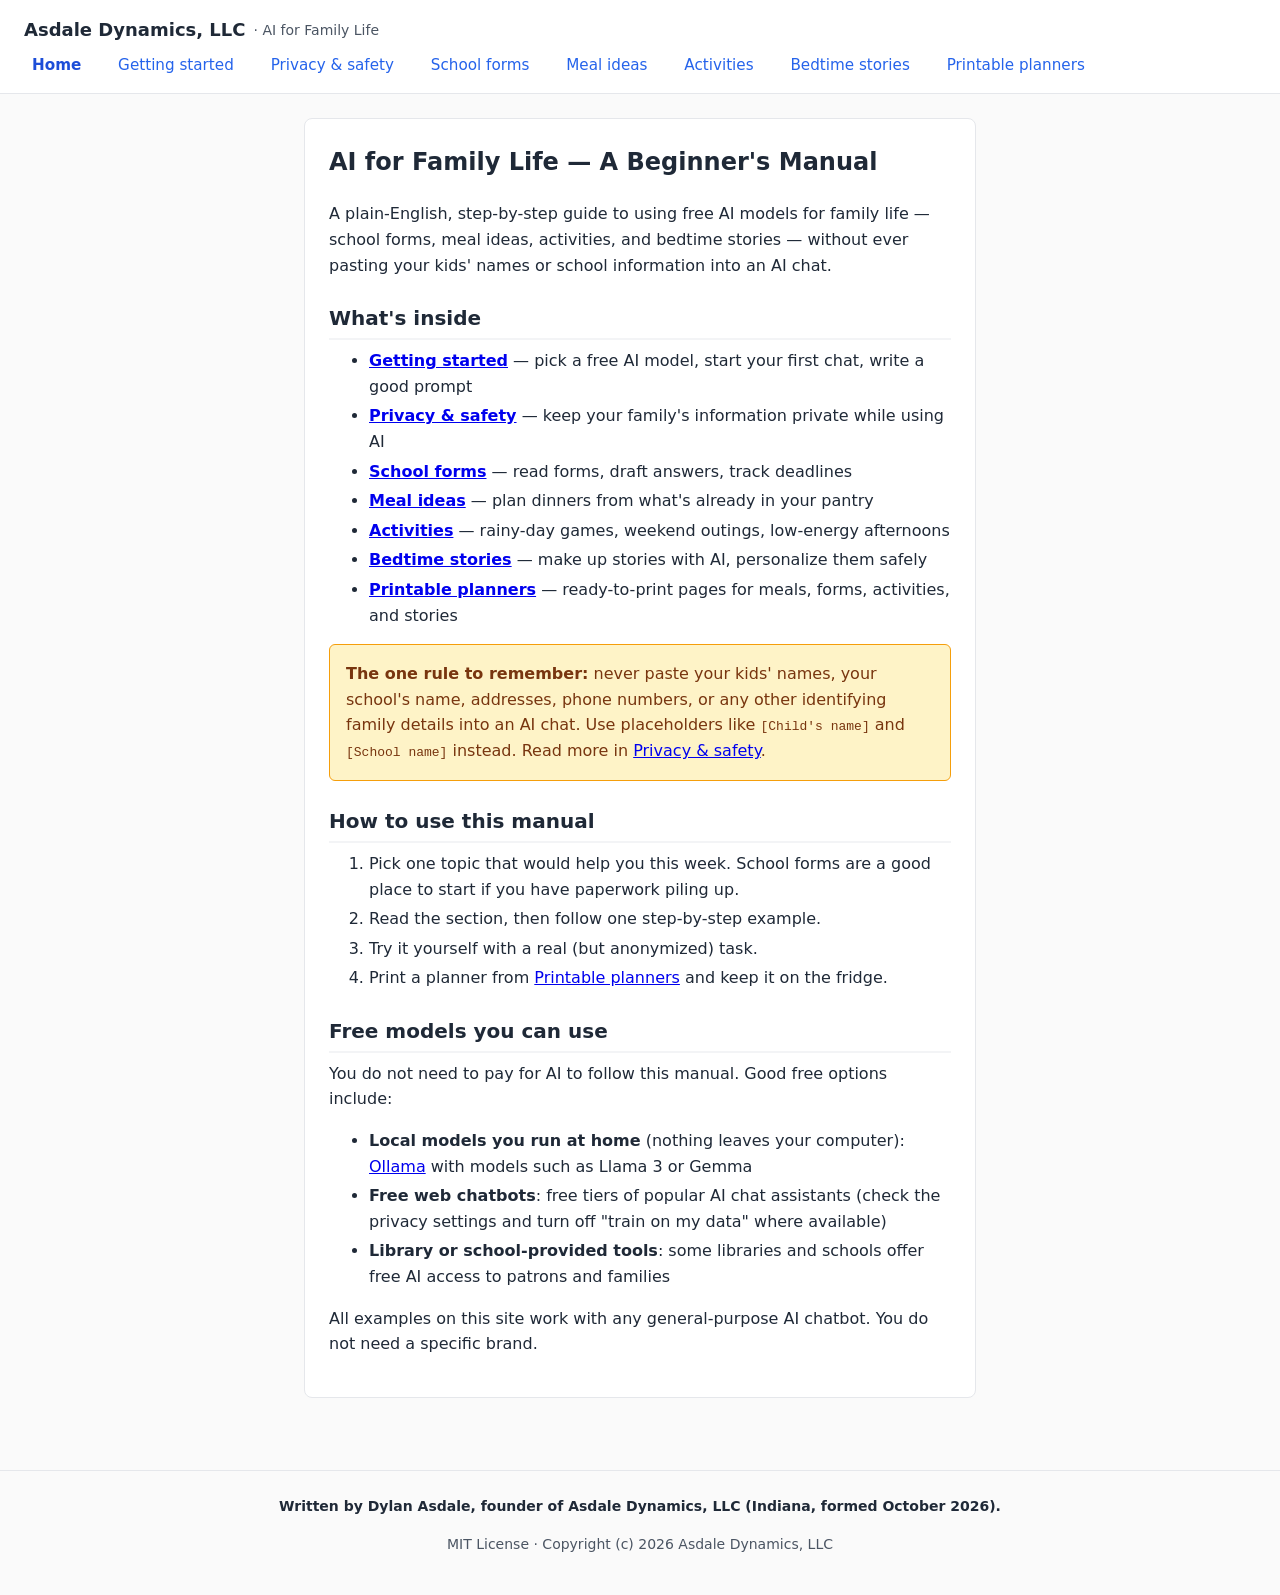
<file: site/index.html>
<!DOCTYPE html>
<html lang="en">
<head>
<meta charset="utf-8">
<meta name="viewport" content="width=device-width, initial-scale=1">
<title>AI for Family Life — A Beginner's Manual</title>
<link rel="stylesheet" href="css/style.css">
</head>
<body>
<a href="#content" class="skip-link">Skip to main content</a>
<header>
  <a href="index.html" class="brand">
    <span>Asdale Dynamics, LLC</span><span class="small">· AI for Family Life</span>
  </a>
  <nav>
    <a href="index.html" class="active">Home</a>
    <a href="getting-started.html">Getting started</a>
    <a href="privacy-safety.html">Privacy &amp; safety</a>
    <a href="school-forms.html">School forms</a>
    <a href="meal-ideas.html">Meal ideas</a>
    <a href="activities.html">Activities</a>
    <a href="bedtime-stories.html">Bedtime stories</a>
    <a href="printable-planners.html">Printable planners</a>
  </nav>
</header>
<main id="content">
<section>
<h1>AI for Family Life — A Beginner's Manual</h1>
<p>A plain-English, step-by-step guide to using free AI models for family life — school forms, meal ideas, activities, and bedtime stories — without ever pasting your kids' names or school information into an AI chat.</p>

<h2>What's inside</h2>
<ul>
<li><strong><a href="getting-started.html">Getting started</a></strong> — pick a free AI model, start your first chat, write a good prompt</li>
<li><strong><a href="privacy-safety.html">Privacy &amp; safety</a></strong> — keep your family's information private while using AI</li>
<li><strong><a href="school-forms.html">School forms</a></strong> — read forms, draft answers, track deadlines</li>
<li><strong><a href="meal-ideas.html">Meal ideas</a></strong> — plan dinners from what's already in your pantry</li>
<li><strong><a href="activities.html">Activities</a></strong> — rainy-day games, weekend outings, low-energy afternoons</li>
<li><strong><a href="bedtime-stories.html">Bedtime stories</a></strong> — make up stories with AI, personalize them safely</li>
<li><strong><a href="printable-planners.html">Printable planners</a></strong> — ready-to-print pages for meals, forms, activities, and stories</li>
</ul>

<div class="card golden-rule">
<p><strong>The one rule to remember:</strong> never paste your kids' names, your school's name, addresses, phone numbers, or any other identifying family details into an AI chat. Use placeholders like <code>[Child's name]</code> and <code>[School name]</code> instead. Read more in <a href="privacy-safety.html">Privacy &amp; safety</a>.</p>
</div>

<h2>How to use this manual</h2>
<ol>
<li>Pick one topic that would help you this week. School forms are a good place to start if you have paperwork piling up.</li>
<li>Read the section, then follow one step-by-step example.</li>
<li>Try it yourself with a real (but anonymized) task.</li>
<li>Print a planner from <a href="printable-planners.html">Printable planners</a> and keep it on the fridge.</li>
</ol>

<h2>Free models you can use</h2>
<p>You do not need to pay for AI to follow this manual. Good free options include:</p>
<ul>
<li><strong>Local models you run at home</strong> (nothing leaves your computer): <a href="https://ollama.com" target="_blank" rel="noopener">Ollama</a> with models such as Llama 3 or Gemma</li>
<li><strong>Free web chatbots</strong>: free tiers of popular AI chat assistants (check the privacy settings and turn off "train on my data" where available)</li>
<li><strong>Library or school-provided tools</strong>: some libraries and schools offer free AI access to patrons and families</li>
</ul>
<p>All examples on this site work with any general-purpose AI chatbot. You do not need a specific brand.</p>
</section>
</main>
<footer>
<p class="credit">Written by Dylan Asdale, founder of <strong>Asdale Dynamics, LLC</strong> (Indiana, formed October 2026).</p>
<p>MIT License · Copyright (c) 2026 Asdale Dynamics, LLC</p>
</footer>
</body>
</html>
</file>
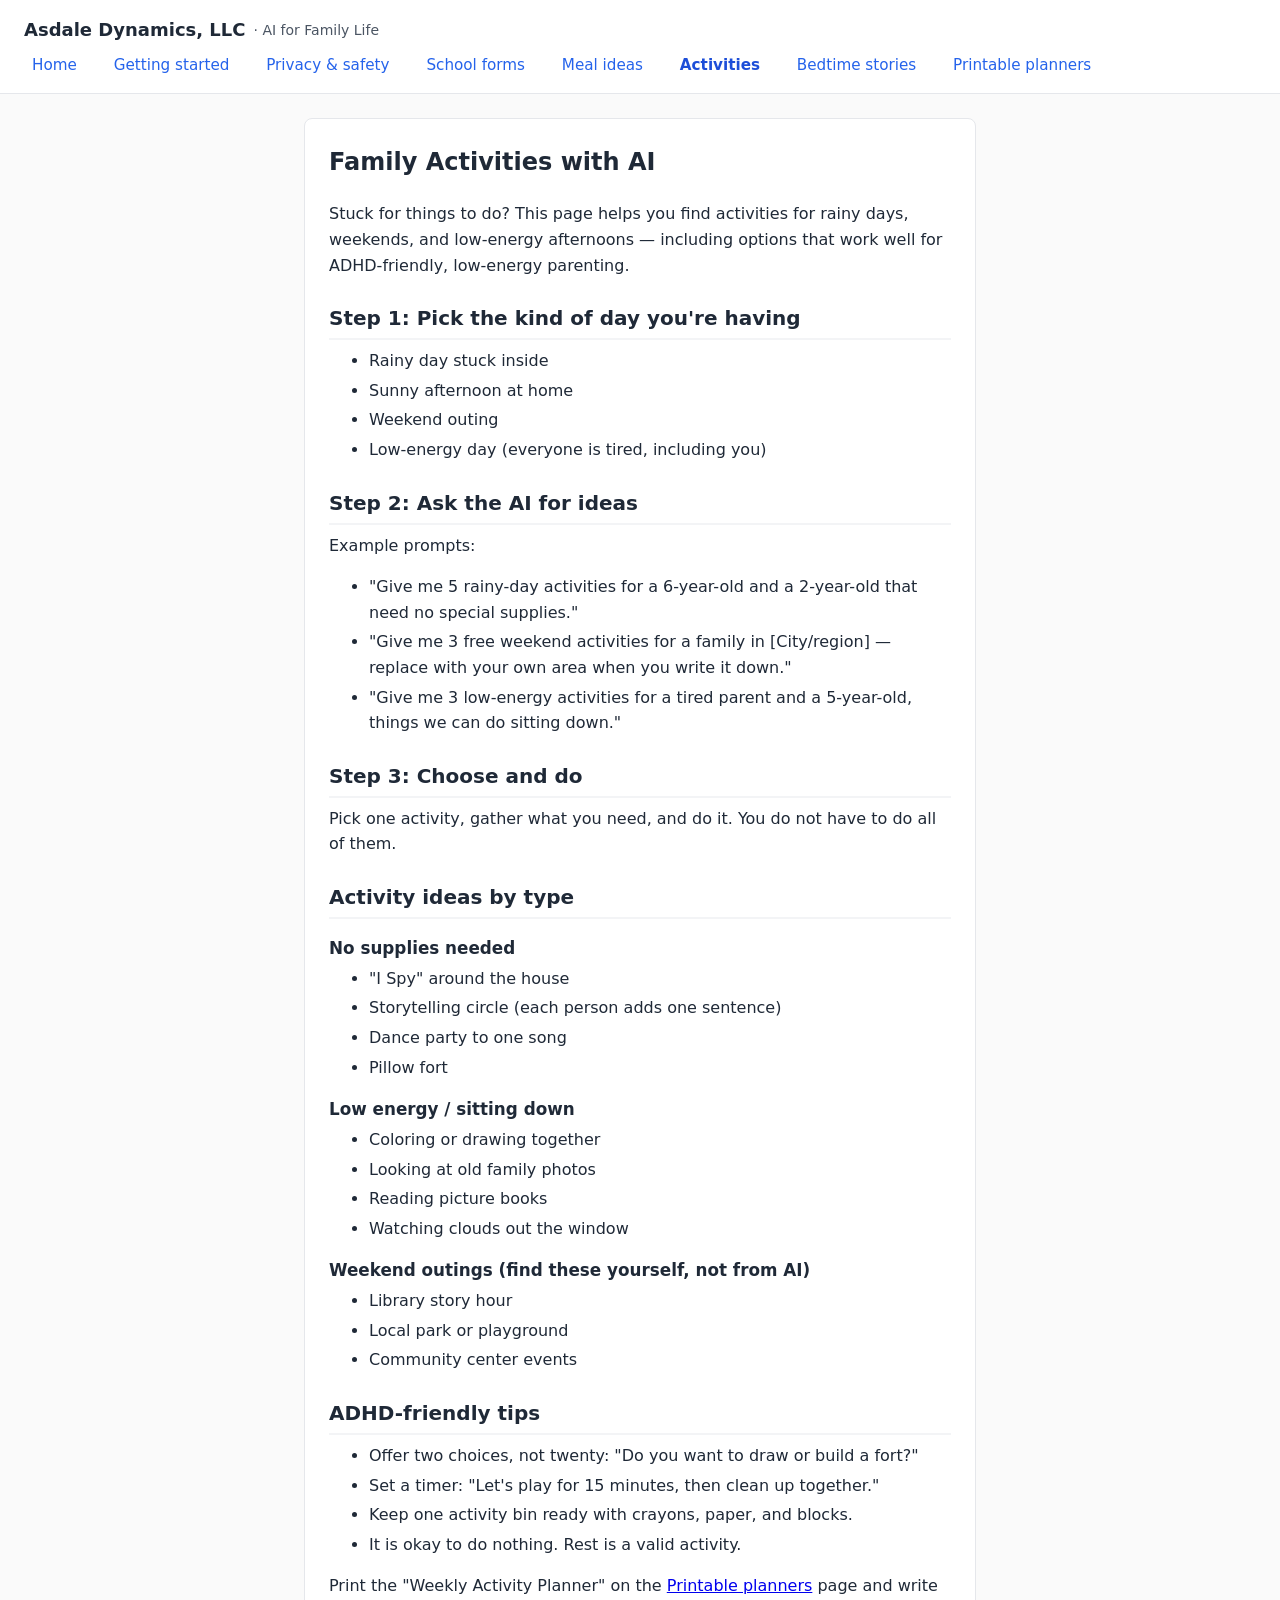
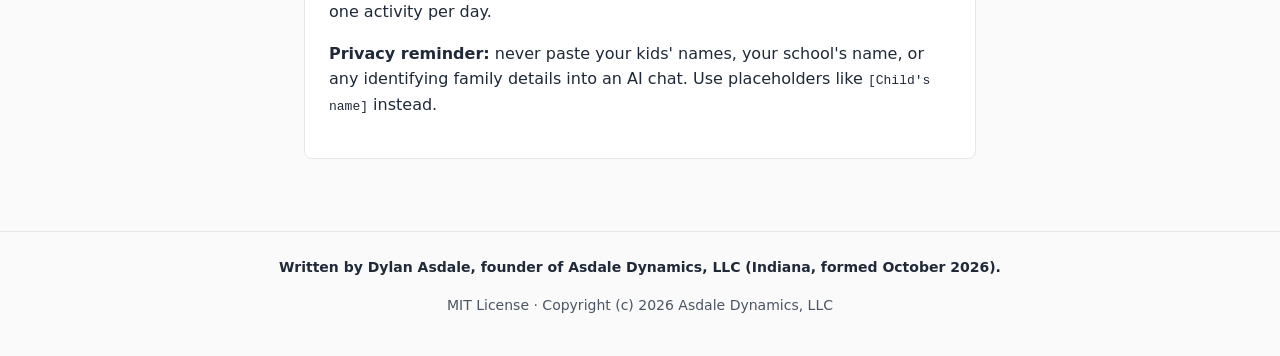
<file: site/activities.html>
<!DOCTYPE html>
<html lang="en">
<head>
<meta charset="utf-8">
<meta name="viewport" content="width=device-width, initial-scale=1">
<title>Activities</title>
<link rel="stylesheet" href="css/style.css">
</head>
<body>
<a href="#content" class="skip-link">Skip to main content</a>
<header>
  <a href="index.html" class="brand">
    <span>Asdale Dynamics, LLC</span><span class="small">· AI for Family Life</span>
  </a>
  <nav>
    <a href="index.html">Home</a>
    <a href="getting-started.html">Getting started</a>
    <a href="privacy-safety.html">Privacy &amp; safety</a>
    <a href="school-forms.html">School forms</a>
    <a href="meal-ideas.html">Meal ideas</a>
    <a href="activities.html" class="active">Activities</a>
    <a href="bedtime-stories.html">Bedtime stories</a>
    <a href="printable-planners.html">Printable planners</a>
  </nav>
</header>
<main id="content">
<section>
<h1>Family Activities with AI</h1>
<p>Stuck for things to do? This page helps you find activities for rainy days, weekends, and low-energy afternoons — including options that work well for ADHD-friendly, low-energy parenting.</p>

<h2>Step 1: Pick the kind of day you're having</h2>
<ul>
<li>Rainy day stuck inside</li>
<li>Sunny afternoon at home</li>
<li>Weekend outing</li>
<li>Low-energy day (everyone is tired, including you)</li>
</ul>

<h2>Step 2: Ask the AI for ideas</h2>
<p>Example prompts:</p>
<ul>
<li>"Give me 5 rainy-day activities for a 6-year-old and a 2-year-old that need no special supplies."</li>
<li>"Give me 3 free weekend activities for a family in [City/region] — replace with your own area when you write it down."</li>
<li>"Give me 3 low-energy activities for a tired parent and a 5-year-old, things we can do sitting down."</li>
</ul>

<h2>Step 3: Choose and do</h2>
<p>Pick one activity, gather what you need, and do it. You do not have to do all of them.</p>

<h2>Activity ideas by type</h2>
<h3>No supplies needed</h3>
<ul>
<li>"I Spy" around the house</li>
<li>Storytelling circle (each person adds one sentence)</li>
<li>Dance party to one song</li>
<li>Pillow fort</li>
</ul>
<h3>Low energy / sitting down</h3>
<ul>
<li>Coloring or drawing together</li>
<li>Looking at old family photos</li>
<li>Reading picture books</li>
<li>Watching clouds out the window</li>
</ul>
<h3>Weekend outings (find these yourself, not from AI)</h3>
<ul>
<li>Library story hour</li>
<li>Local park or playground</li>
<li>Community center events</li>
</ul>

<h2>ADHD-friendly tips</h2>
<ul>
<li>Offer two choices, not twenty: "Do you want to draw or build a fort?"</li>
<li>Set a timer: "Let's play for 15 minutes, then clean up together."</li>
<li>Keep one activity bin ready with crayons, paper, and blocks.</li>
<li>It is okay to do nothing. Rest is a valid activity.</li>
</ul>

<p>Print the "Weekly Activity Planner" on the <a href="printable-planners.html">Printable planners</a> page and write one activity per day.</p>

<p><strong>Privacy reminder:</strong> never paste your kids' names, your school's name, or any identifying family details into an AI chat. Use placeholders like <code>[Child's name]</code> instead.</p>
</section>
</main>
<footer>
<p class="credit">Written by Dylan Asdale, founder of <strong>Asdale Dynamics, LLC</strong> (Indiana, formed October 2026).</p>
<p>MIT License · Copyright (c) 2026 Asdale Dynamics, LLC</p>
</footer>
</body>
</html>
</file>
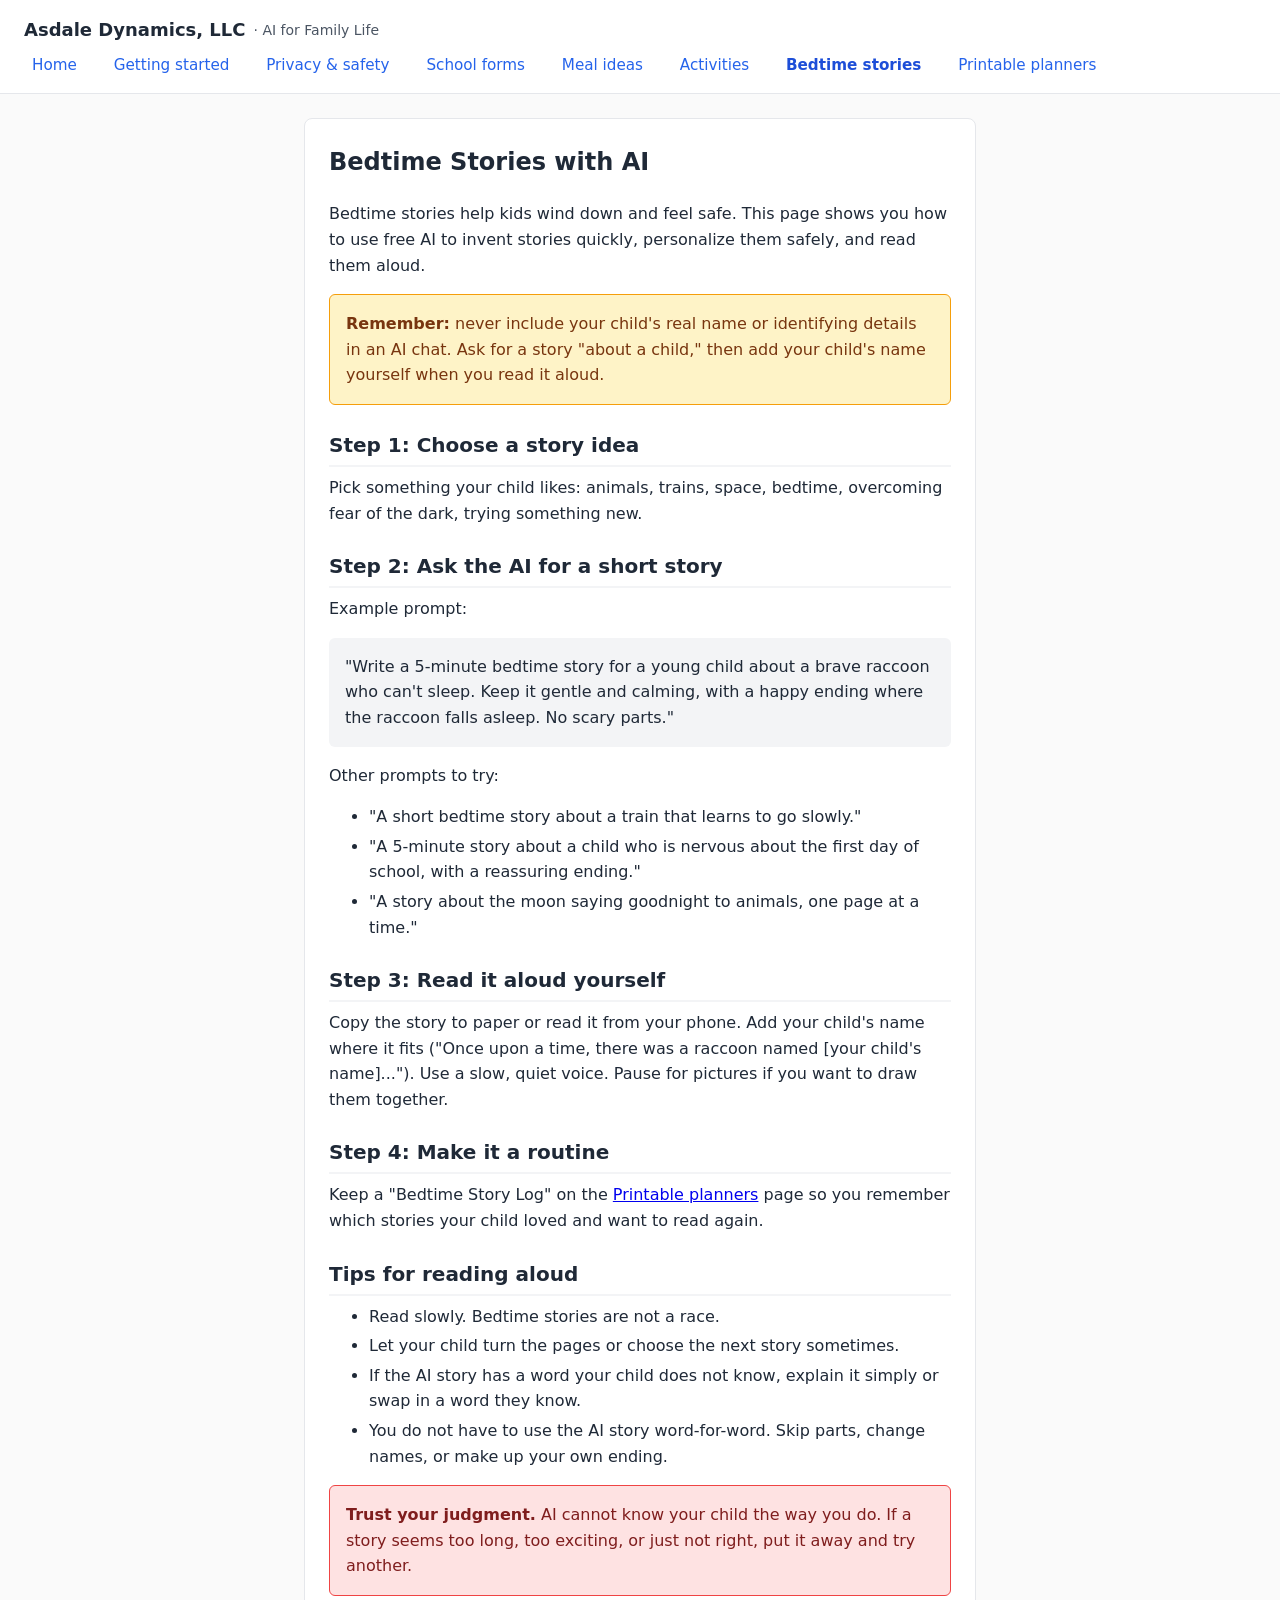
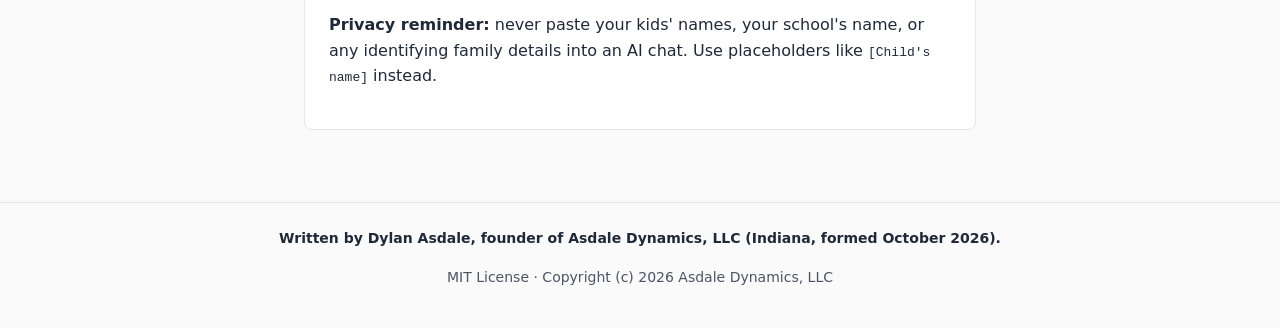
<file: site/bedtime-stories.html>
<!DOCTYPE html>
<html lang="en">
<head>
<meta charset="utf-8">
<meta name="viewport" content="width=device-width, initial-scale=1">
<title>Bedtime Stories</title>
<link rel="stylesheet" href="css/style.css">
</head>
<body>
<a href="#content" class="skip-link">Skip to main content</a>
<header>
  <a href="index.html" class="brand">
    <span>Asdale Dynamics, LLC</span><span class="small">· AI for Family Life</span>
  </a>
  <nav>
    <a href="index.html">Home</a>
    <a href="getting-started.html">Getting started</a>
    <a href="privacy-safety.html">Privacy &amp; safety</a>
    <a href="school-forms.html">School forms</a>
    <a href="meal-ideas.html">Meal ideas</a>
    <a href="activities.html">Activities</a>
    <a href="bedtime-stories.html" class="active">Bedtime stories</a>
    <a href="printable-planners.html">Printable planners</a>
  </nav>
</header>
<main id="content">
<section>
<h1>Bedtime Stories with AI</h1>
<p>Bedtime stories help kids wind down and feel safe. This page shows you how to use free AI to invent stories quickly, personalize them safely, and read them aloud.</p>
<div class="card golden-rule">
<p><strong>Remember:</strong> never include your child's real name or identifying details in an AI chat. Ask for a story "about a child," then add your child's name yourself when you read it aloud.</p>
</div>

<h2>Step 1: Choose a story idea</h2>
<p>Pick something your child likes: animals, trains, space, bedtime, overcoming fear of the dark, trying something new.</p>

<h2>Step 2: Ask the AI for a short story</h2>
<p>Example prompt:</p>
<div class="card">
<p>"Write a 5-minute bedtime story for a young child about a brave raccoon who can't sleep. Keep it gentle and calming, with a happy ending where the raccoon falls asleep. No scary parts."</p>
</div>
<p>Other prompts to try:</p>
<ul>
<li>"A short bedtime story about a train that learns to go slowly."</li>
<li>"A 5-minute story about a child who is nervous about the first day of school, with a reassuring ending."</li>
<li>"A story about the moon saying goodnight to animals, one page at a time."</li>
</ul>

<h2>Step 3: Read it aloud yourself</h2>
<p>Copy the story to paper or read it from your phone. Add your child's name where it fits ("Once upon a time, there was a raccoon named [your child's name]..."). Use a slow, quiet voice. Pause for pictures if you want to draw them together.</p>

<h2>Step 4: Make it a routine</h2>
<p>Keep a "Bedtime Story Log" on the <a href="printable-planners.html">Printable planners</a> page so you remember which stories your child loved and want to read again.</p>

<h2>Tips for reading aloud</h2>
<ul>
<li>Read slowly. Bedtime stories are not a race.</li>
<li>Let your child turn the pages or choose the next story sometimes.</li>
<li>If the AI story has a word your child does not know, explain it simply or swap in a word they know.</li>
<li>You do not have to use the AI story word-for-word. Skip parts, change names, or make up your own ending.</li>
</ul>

<div class="card disclaimer">
<p><strong>Trust your judgment.</strong> AI cannot know your child the way you do. If a story seems too long, too exciting, or just not right, put it away and try another.</p>
</div>

<p><strong>Privacy reminder:</strong> never paste your kids' names, your school's name, or any identifying family details into an AI chat. Use placeholders like <code>[Child's name]</code> instead.</p>
</section>
</main>
<footer>
<p class="credit">Written by Dylan Asdale, founder of <strong>Asdale Dynamics, LLC</strong> (Indiana, formed October 2026).</p>
<p>MIT License · Copyright (c) 2026 Asdale Dynamics, LLC</p>
</footer>
</body>
</html>
</file>
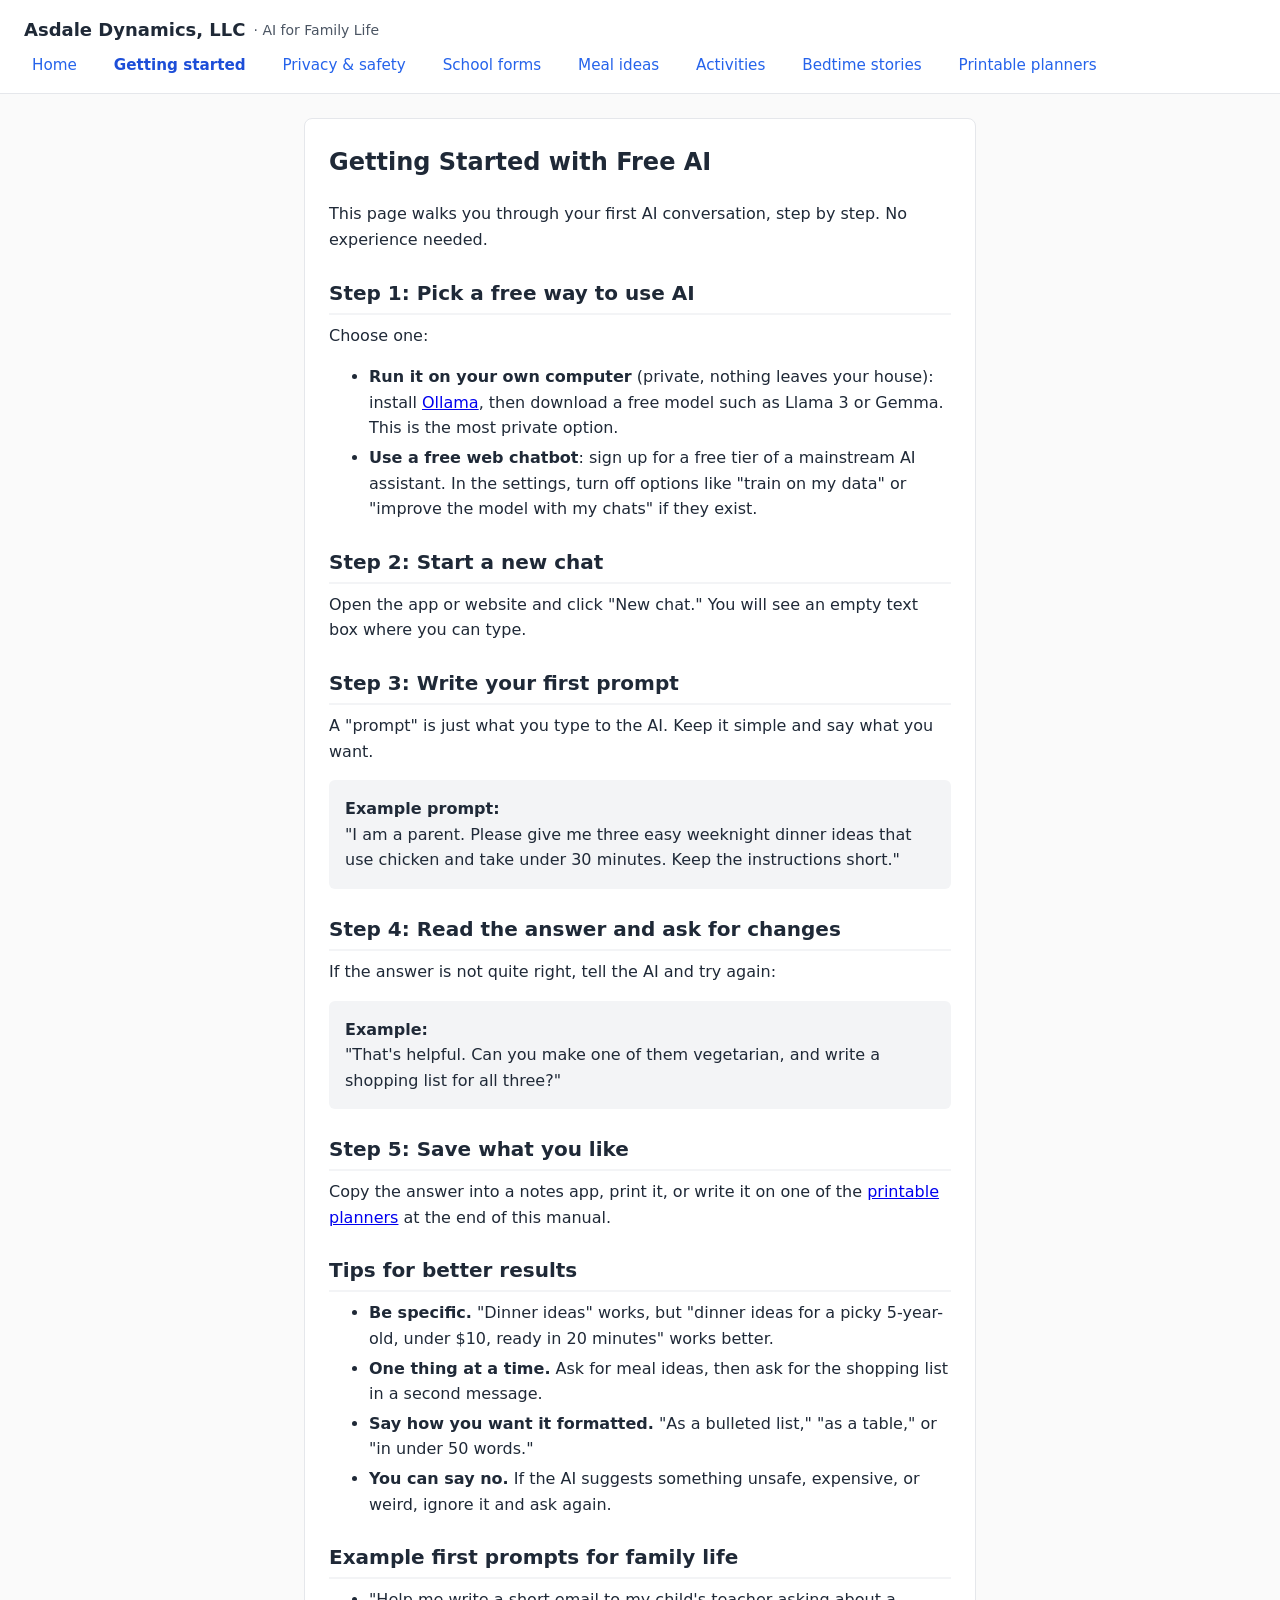
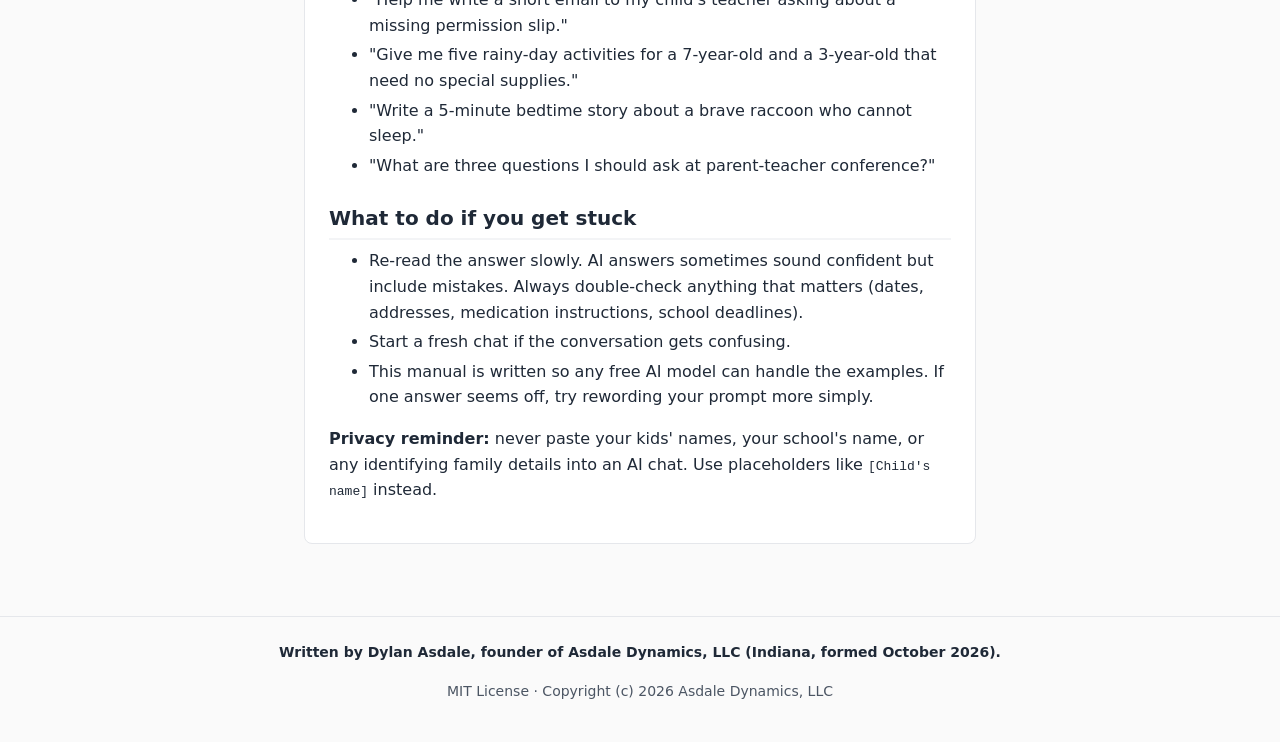
<file: site/getting-started.html>
<!DOCTYPE html>
<html lang="en">
<head>
<meta charset="utf-8">
<meta name="viewport" content="width=device-width, initial-scale=1">
<title>Getting Started with Free AI</title>
<link rel="stylesheet" href="css/style.css">
</head>
<body>
<a href="#content" class="skip-link">Skip to main content</a>
<header>
  <a href="index.html" class="brand">
    <span>Asdale Dynamics, LLC</span><span class="small">· AI for Family Life</span>
  </a>
  <nav>
    <a href="index.html">Home</a>
    <a href="getting-started.html" class="active">Getting started</a>
    <a href="privacy-safety.html">Privacy &amp; safety</a>
    <a href="school-forms.html">School forms</a>
    <a href="meal-ideas.html">Meal ideas</a>
    <a href="activities.html">Activities</a>
    <a href="bedtime-stories.html">Bedtime stories</a>
    <a href="printable-planners.html">Printable planners</a>
  </nav>
</header>
<main id="content">
<section>
<h1>Getting Started with Free AI</h1>
<p>This page walks you through your first AI conversation, step by step. No experience needed.</p>

<h2>Step 1: Pick a free way to use AI</h2>
<p>Choose one:</p>
<ul>
<li><strong>Run it on your own computer</strong> (private, nothing leaves your house): install <a href="https://ollama.com" target="_blank" rel="noopener">Ollama</a>, then download a free model such as Llama 3 or Gemma. This is the most private option.</li>
<li><strong>Use a free web chatbot</strong>: sign up for a free tier of a mainstream AI assistant. In the settings, turn off options like "train on my data" or "improve the model with my chats" if they exist.</li>
</ul>

<h2>Step 2: Start a new chat</h2>
<p>Open the app or website and click "New chat." You will see an empty text box where you can type.</p>

<h2>Step 3: Write your first prompt</h2>
<p>A "prompt" is just what you type to the AI. Keep it simple and say what you want.</p>
<div class="card">
<p><strong>Example prompt:</strong><br>
"I am a parent. Please give me three easy weeknight dinner ideas that use chicken and take under 30 minutes. Keep the instructions short."</p>
</div>

<h2>Step 4: Read the answer and ask for changes</h2>
<p>If the answer is not quite right, tell the AI and try again:</p>
<div class="card">
<p><strong>Example:</strong><br>
"That's helpful. Can you make one of them vegetarian, and write a shopping list for all three?"</p>
</div>

<h2>Step 5: Save what you like</h2>
<p>Copy the answer into a notes app, print it, or write it on one of the <a href="printable-planners.html">printable planners</a> at the end of this manual.</p>

<h2>Tips for better results</h2>
<ul>
<li><strong>Be specific.</strong> "Dinner ideas" works, but "dinner ideas for a picky 5-year-old, under $10, ready in 20 minutes" works better.</li>
<li><strong>One thing at a time.</strong> Ask for meal ideas, then ask for the shopping list in a second message.</li>
<li><strong>Say how you want it formatted.</strong> "As a bulleted list," "as a table," or "in under 50 words."</li>
<li><strong>You can say no.</strong> If the AI suggests something unsafe, expensive, or weird, ignore it and ask again.</li>
</ul>

<h2>Example first prompts for family life</h2>
<ul>
<li>"Help me write a short email to my child's teacher asking about a missing permission slip."</li>
<li>"Give me five rainy-day activities for a 7-year-old and a 3-year-old that need no special supplies."</li>
<li>"Write a 5-minute bedtime story about a brave raccoon who cannot sleep."</li>
<li>"What are three questions I should ask at parent-teacher conference?"</li>
</ul>

<h2>What to do if you get stuck</h2>
<ul>
<li>Re-read the answer slowly. AI answers sometimes sound confident but include mistakes. Always double-check anything that matters (dates, addresses, medication instructions, school deadlines).</li>
<li>Start a fresh chat if the conversation gets confusing.</li>
<li>This manual is written so any free AI model can handle the examples. If one answer seems off, try rewording your prompt more simply.</li>
</ul>
<p><strong>Privacy reminder:</strong> never paste your kids' names, your school's name, or any identifying family details into an AI chat. Use placeholders like <code>[Child's name]</code> instead.</p>
</section>
</main>
<footer>
<p class="credit">Written by Dylan Asdale, founder of <strong>Asdale Dynamics, LLC</strong> (Indiana, formed October 2026).</p>
<p>MIT License · Copyright (c) 2026 Asdale Dynamics, LLC</p>
</footer>
</body>
</html>
</file>
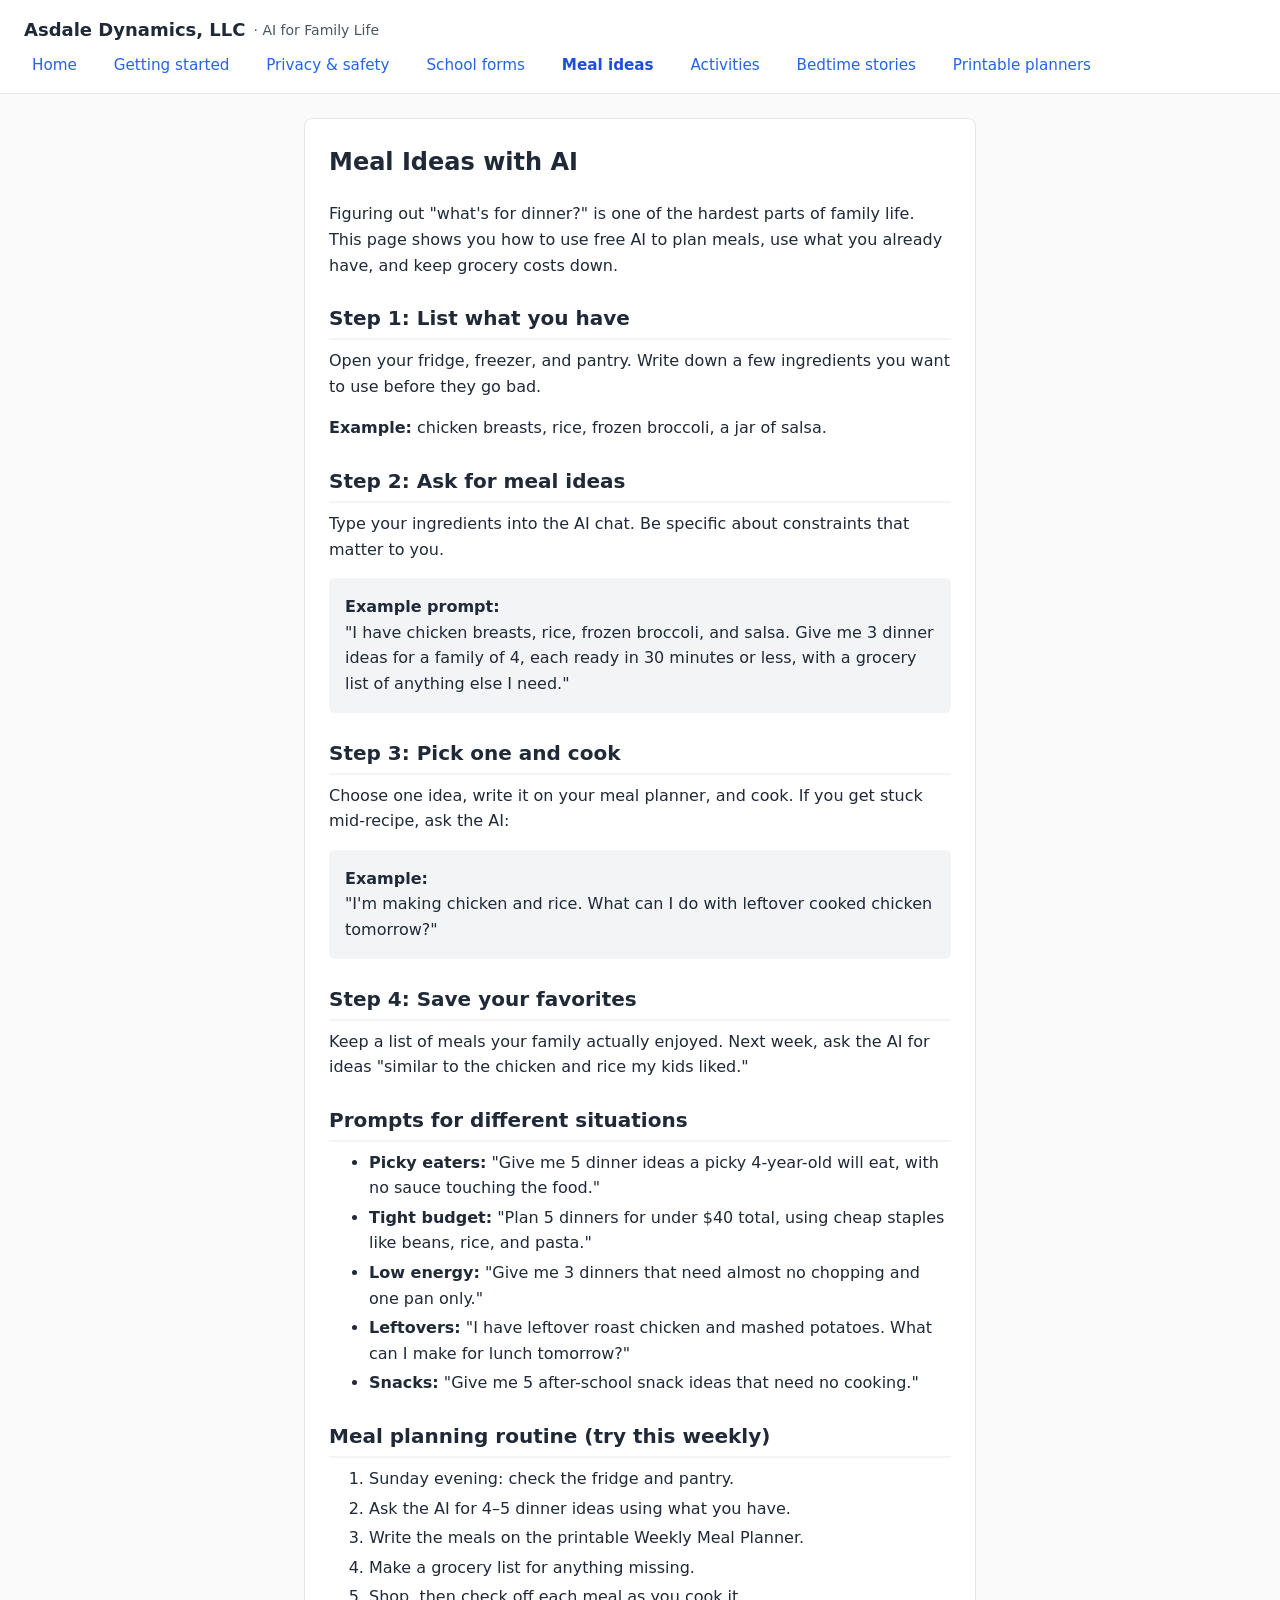
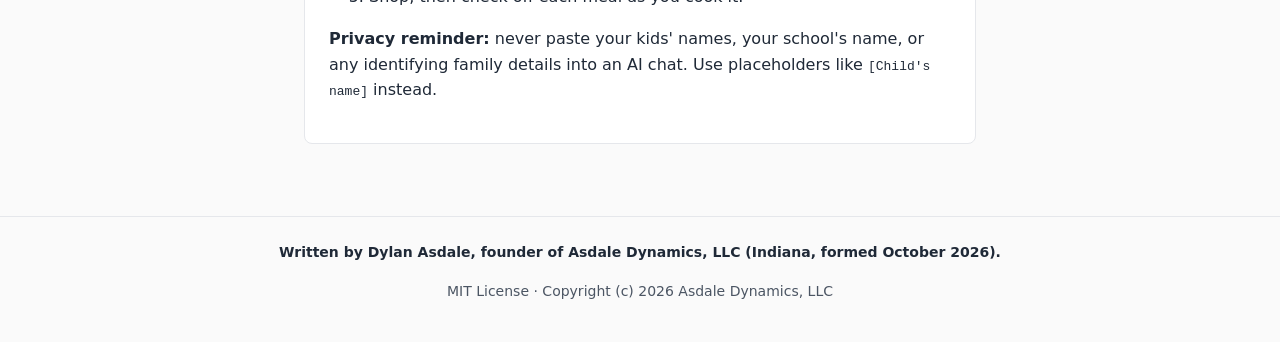
<file: site/meal-ideas.html>
<!DOCTYPE html>
<html lang="en">
<head>
<meta charset="utf-8">
<meta name="viewport" content="width=device-width, initial-scale=1">
<title>Meal Ideas</title>
<link rel="stylesheet" href="css/style.css">
</head>
<body>
<a href="#content" class="skip-link">Skip to main content</a>
<header>
  <a href="index.html" class="brand">
    <span>Asdale Dynamics, LLC</span><span class="small">· AI for Family Life</span>
  </a>
  <nav>
    <a href="index.html">Home</a>
    <a href="getting-started.html">Getting started</a>
    <a href="privacy-safety.html">Privacy &amp; safety</a>
    <a href="school-forms.html">School forms</a>
    <a href="meal-ideas.html" class="active">Meal ideas</a>
    <a href="activities.html">Activities</a>
    <a href="bedtime-stories.html">Bedtime stories</a>
    <a href="printable-planners.html">Printable planners</a>
  </nav>
</header>
<main id="content">
<section>
<h1>Meal Ideas with AI</h1>
<p>Figuring out "what's for dinner?" is one of the hardest parts of family life. This page shows you how to use free AI to plan meals, use what you already have, and keep grocery costs down.</p>

<h2>Step 1: List what you have</h2>
<p>Open your fridge, freezer, and pantry. Write down a few ingredients you want to use before they go bad.</p>
<p><strong>Example:</strong> chicken breasts, rice, frozen broccoli, a jar of salsa.</p>

<h2>Step 2: Ask for meal ideas</h2>
<p>Type your ingredients into the AI chat. Be specific about constraints that matter to you.</p>
<div class="card">
<p><strong>Example prompt:</strong><br>
"I have chicken breasts, rice, frozen broccoli, and salsa. Give me 3 dinner ideas for a family of 4, each ready in 30 minutes or less, with a grocery list of anything else I need."</p>
</div>

<h2>Step 3: Pick one and cook</h2>
<p>Choose one idea, write it on your meal planner, and cook. If you get stuck mid-recipe, ask the AI:</p>
<div class="card">
<p><strong>Example:</strong><br>
"I'm making chicken and rice. What can I do with leftover cooked chicken tomorrow?"</p>
</div>

<h2>Step 4: Save your favorites</h2>
<p>Keep a list of meals your family actually enjoyed. Next week, ask the AI for ideas "similar to the chicken and rice my kids liked."</p>

<h2>Prompts for different situations</h2>
<ul>
<li><strong>Picky eaters:</strong> "Give me 5 dinner ideas a picky 4-year-old will eat, with no sauce touching the food."</li>
<li><strong>Tight budget:</strong> "Plan 5 dinners for under $40 total, using cheap staples like beans, rice, and pasta."</li>
<li><strong>Low energy:</strong> "Give me 3 dinners that need almost no chopping and one pan only."</li>
<li><strong>Leftovers:</strong> "I have leftover roast chicken and mashed potatoes. What can I make for lunch tomorrow?"</li>
<li><strong>Snacks:</strong> "Give me 5 after-school snack ideas that need no cooking."</li>
</ul>

<h2>Meal planning routine (try this weekly)</h2>
<ol>
<li>Sunday evening: check the fridge and pantry.</li>
<li>Ask the AI for 4–5 dinner ideas using what you have.</li>
<li>Write the meals on the printable Weekly Meal Planner.</li>
<li>Make a grocery list for anything missing.</li>
<li>Shop, then check off each meal as you cook it.</li>
</ol>

<p><strong>Privacy reminder:</strong> never paste your kids' names, your school's name, or any identifying family details into an AI chat. Use placeholders like <code>[Child's name]</code> instead.</p>
</section>
</main>
<footer>
<p class="credit">Written by Dylan Asdale, founder of <strong>Asdale Dynamics, LLC</strong> (Indiana, formed October 2026).</p>
<p>MIT License · Copyright (c) 2026 Asdale Dynamics, LLC</p>
</footer>
</body>
</html>
</file>
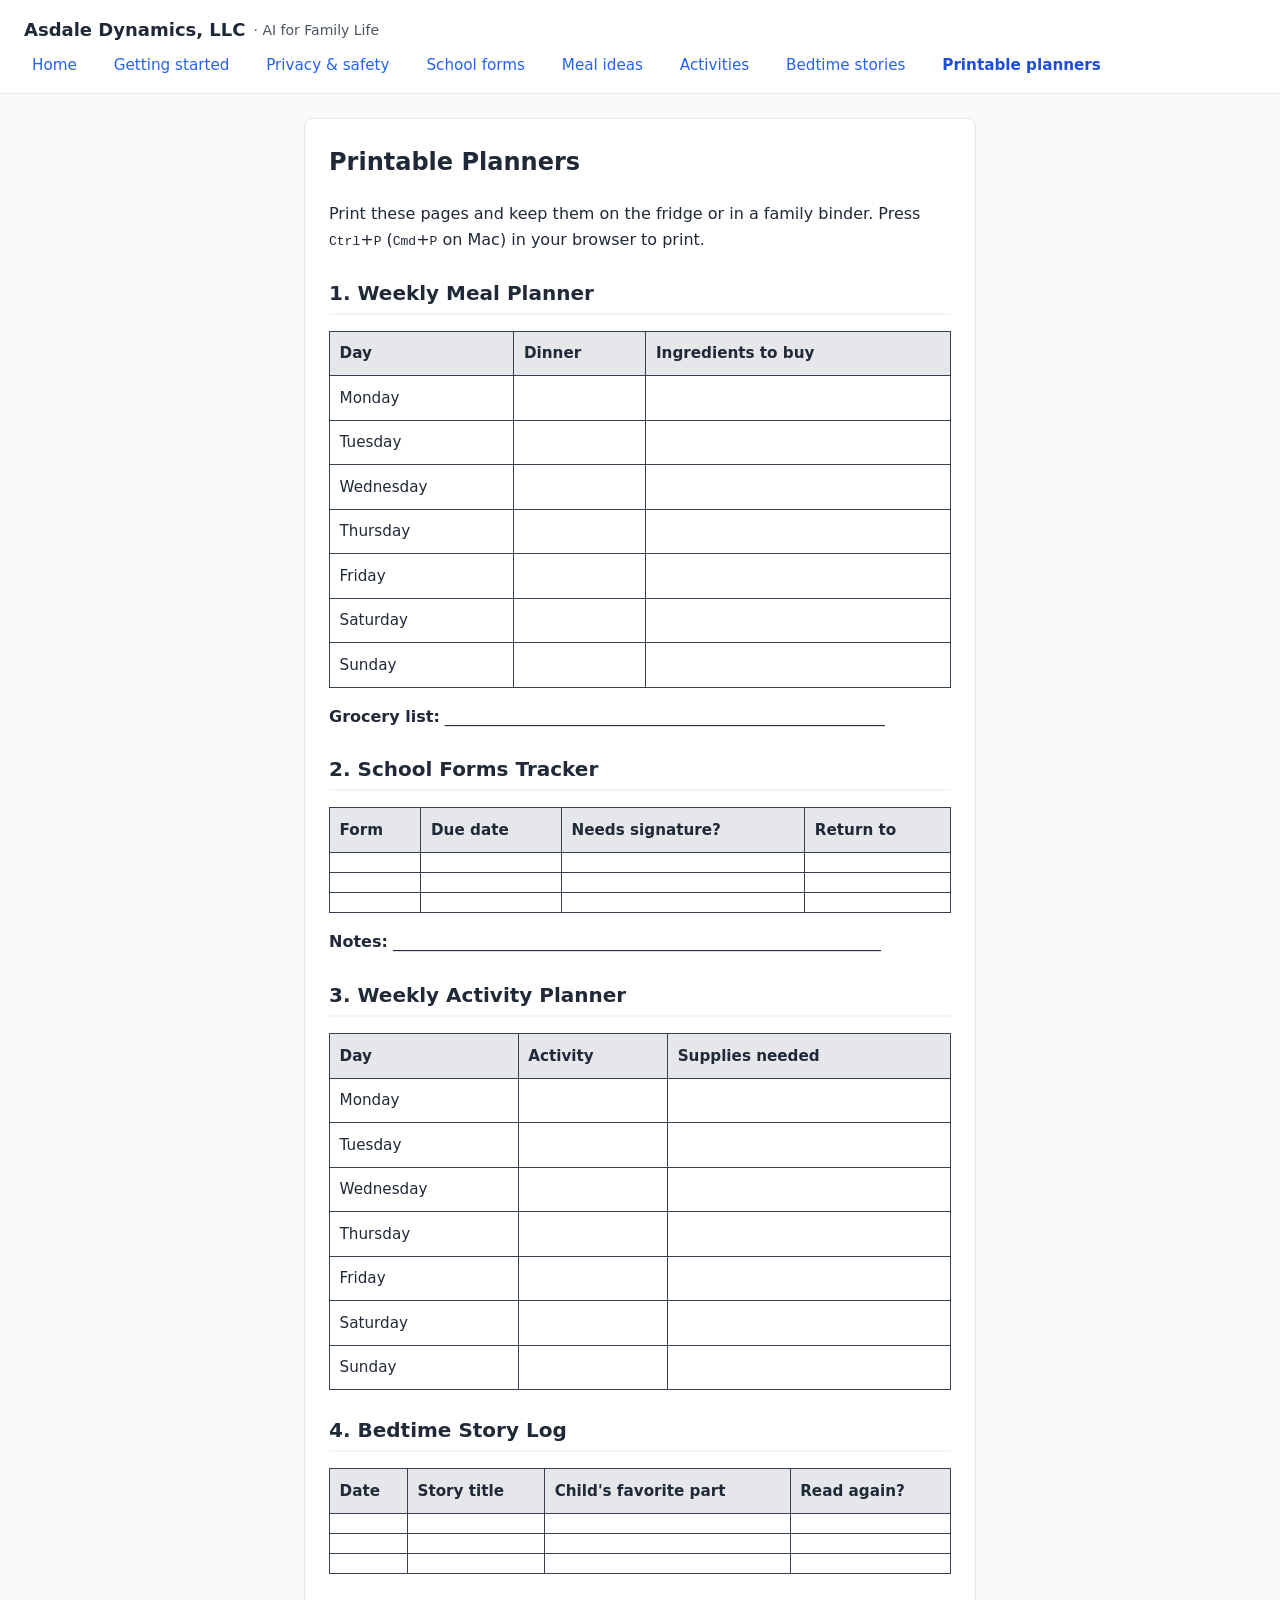
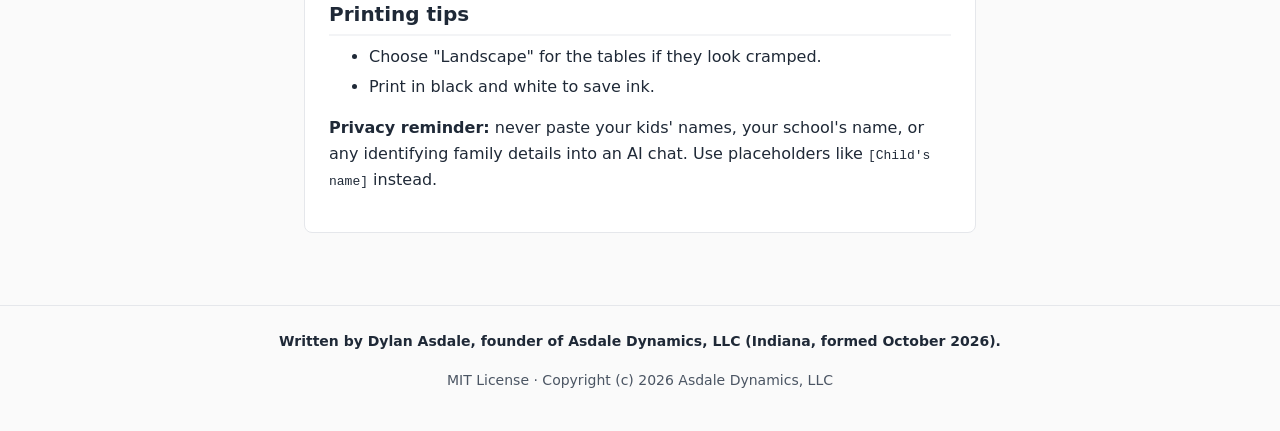
<file: site/printable-planners.html>
<!DOCTYPE html>
<html lang="en">
<head>
<meta charset="utf-8">
<meta name="viewport" content="width=device-width, initial-scale=1">
<title>Printable Planners</title>
<link rel="stylesheet" href="css/style.css">
</head>
<body>
<a href="#content" class="skip-link">Skip to main content</a>
<header>
  <a href="index.html" class="brand">
    <span>Asdale Dynamics, LLC</span><span class="small">· AI for Family Life</span>
  </a>
  <nav>
    <a href="index.html">Home</a>
    <a href="getting-started.html">Getting started</a>
    <a href="privacy-safety.html">Privacy &amp; safety</a>
    <a href="school-forms.html">School forms</a>
    <a href="meal-ideas.html">Meal ideas</a>
    <a href="activities.html">Activities</a>
    <a href="bedtime-stories.html">Bedtime stories</a>
    <a href="printable-planners.html" class="active">Printable planners</a>
  </nav>
</header>
<main id="content" class="printable">
<section>
<h1>Printable Planners</h1>
<p>Print these pages and keep them on the fridge or in a family binder. Press <kbd>Ctrl</kbd>+<kbd>P</kbd> (<kbd>Cmd</kbd>+<kbd>P</kbd> on Mac) in your browser to print.</p>

<h2>1. Weekly Meal Planner</h2>
<table class="print-table">
<thead><tr><th>Day</th><th>Dinner</th><th>Ingredients to buy</th></tr></thead>
<tbody>
<tr><td>Monday</td><td></td><td></td></tr>
<tr><td>Tuesday</td><td></td><td></td></tr>
<tr><td>Wednesday</td><td></td><td></td></tr>
<tr><td>Thursday</td><td></td><td></td></tr>
<tr><td>Friday</td><td></td><td></td></tr>
<tr><td>Saturday</td><td></td><td></td></tr>
<tr><td>Sunday</td><td></td><td></td></tr>
</tbody>
</table>
<p><strong>Grocery list:</strong> _______________________________________________________</p>

<h2>2. School Forms Tracker</h2>
<table class="print-table">
<thead><tr><th>Form</th><th>Due date</th><th>Needs signature?</th><th>Return to</th></tr></thead>
<tbody>
<tr><td></td><td></td><td></td><td></td></tr>
<tr><td></td><td></td><td></td><td></td></tr>
<tr><td></td><td></td><td></td><td></td></tr>
</tbody>
</table>
<p><strong>Notes:</strong> _____________________________________________________________</p>

<h2>3. Weekly Activity Planner</h2>
<table class="print-table">
<thead><tr><th>Day</th><th>Activity</th><th>Supplies needed</th></tr></thead>
<tbody>
<tr><td>Monday</td><td></td><td></td></tr>
<tr><td>Tuesday</td><td></td><td></td></tr>
<tr><td>Wednesday</td><td></td><td></td></tr>
<tr><td>Thursday</td><td></td><td></td></tr>
<tr><td>Friday</td><td></td><td></td></tr>
<tr><td>Saturday</td><td></td><td></td></tr>
<tr><td>Sunday</td><td></td><td></td></tr>
</tbody>
</table>

<h2>4. Bedtime Story Log</h2>
<table class="print-table">
<thead><tr><th>Date</th><th>Story title</th><th>Child's favorite part</th><th>Read again?</th></tr></thead>
<tbody>
<tr><td></td><td></td><td></td><td></td></tr>
<tr><td></td><td></td><td></td><td></td></tr>
<tr><td></td><td></td><td></td><td></td></tr>
</tbody>
</table>

<h2>Printing tips</h2>
<ul>
<li>Choose "Landscape" for the tables if they look cramped.</li>
<li>Print in black and white to save ink.</li>
</ul>

<p><strong>Privacy reminder:</strong> never paste your kids' names, your school's name, or any identifying family details into an AI chat. Use placeholders like <code>[Child's name]</code> instead.</p>
</section>
</main>
<footer>
<p class="credit">Written by Dylan Asdale, founder of <strong>Asdale Dynamics, LLC</strong> (Indiana, formed October 2026).</p>
<p>MIT License · Copyright (c) 2026 Asdale Dynamics, LLC</p>
</footer>
</body>
</html>
</file>
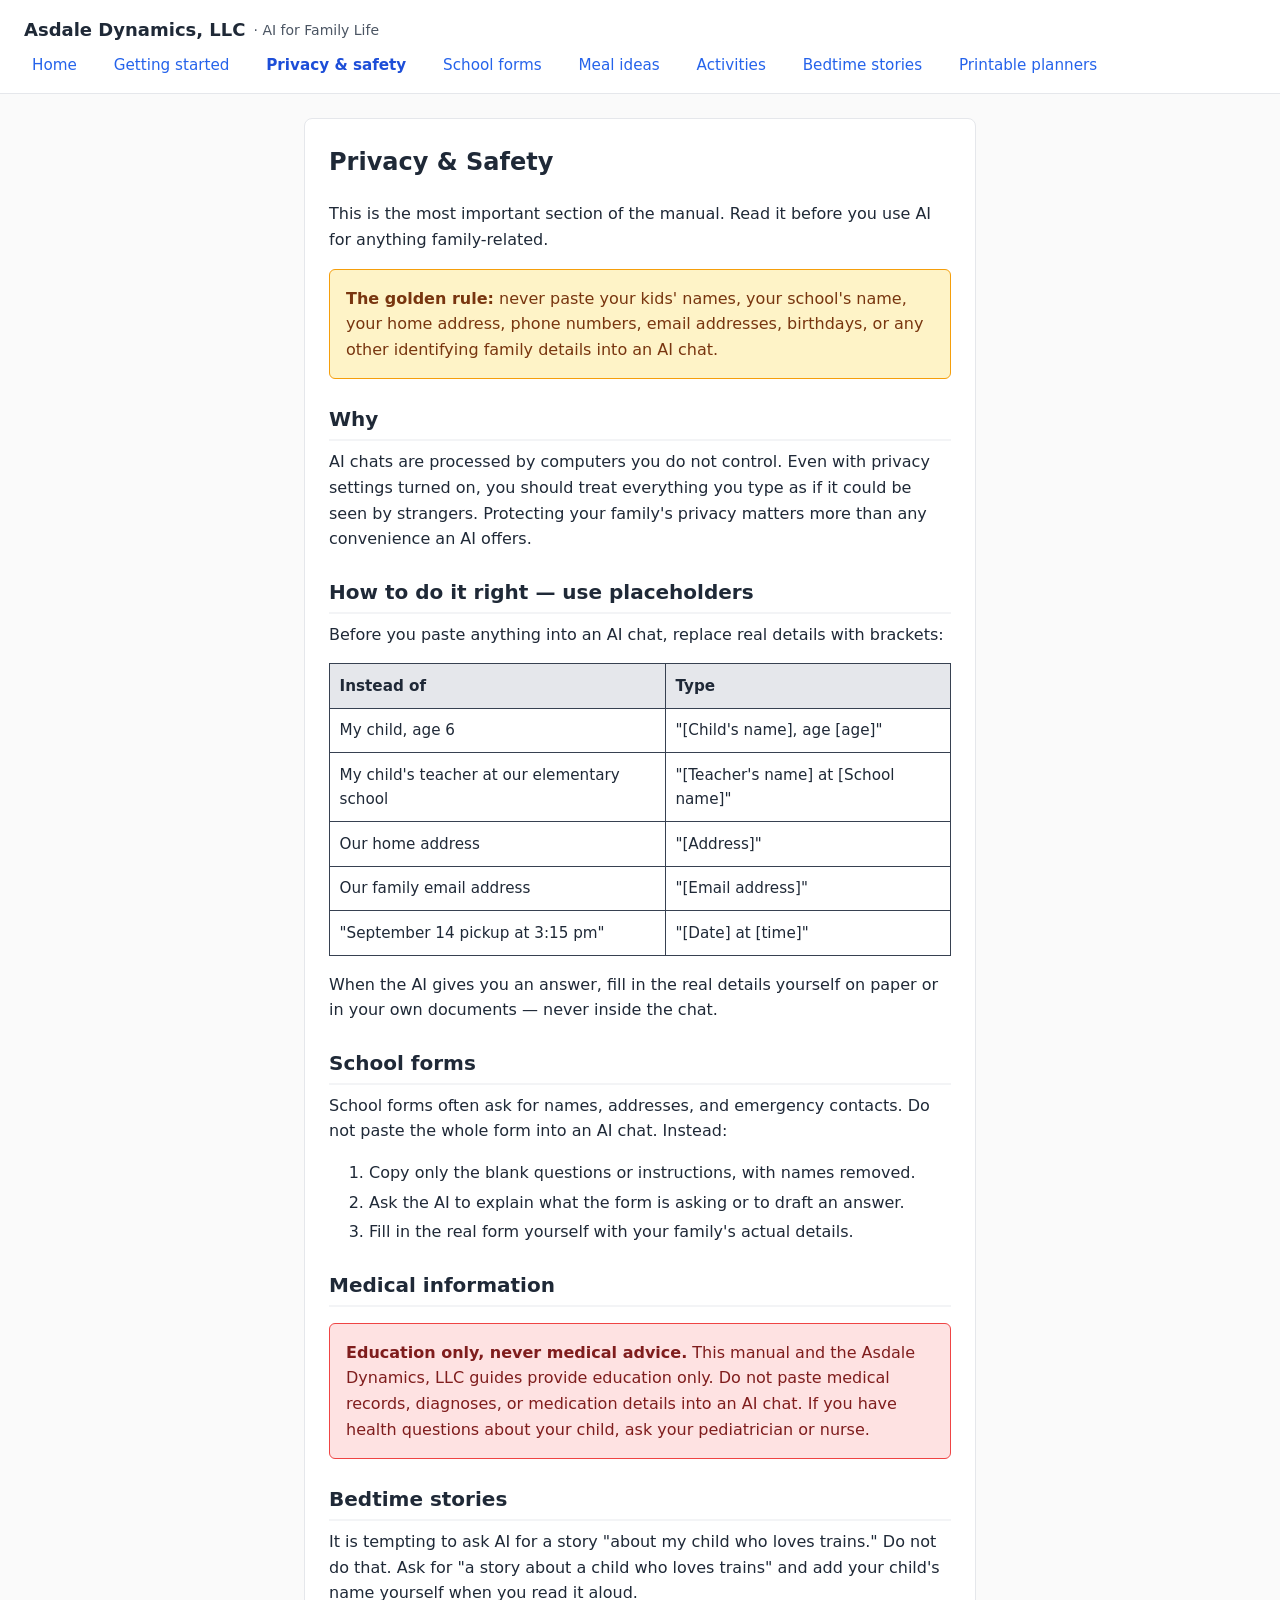
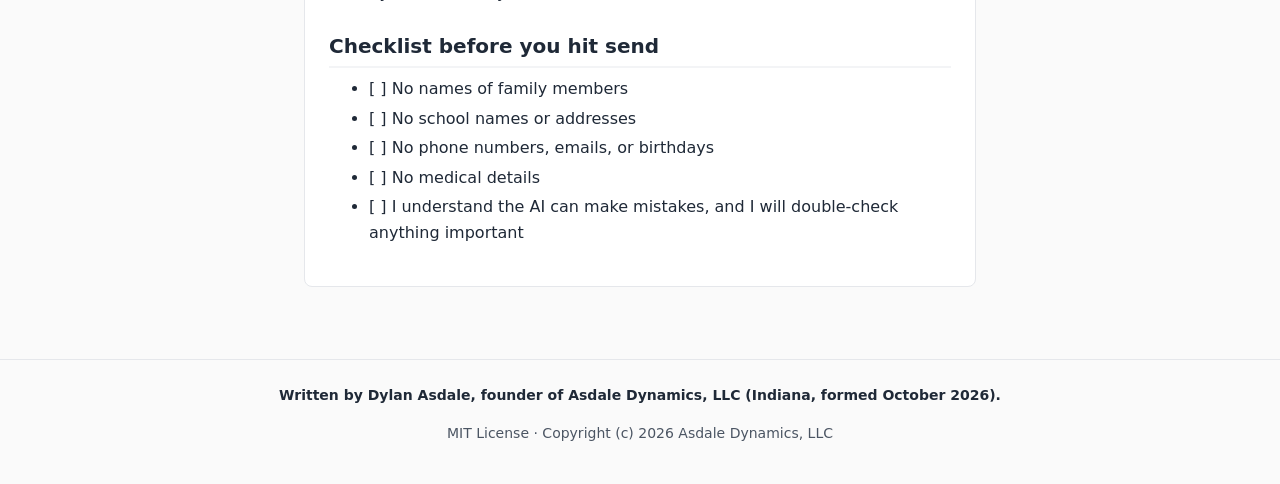
<file: site/privacy-safety.html>
<!DOCTYPE html>
<html lang="en">
<head>
<meta charset="utf-8">
<meta name="viewport" content="width=device-width, initial-scale=1">
<title>Privacy &amp; Safety</title>
<link rel="stylesheet" href="css/style.css">
</head>
<body>
<a href="#content" class="skip-link">Skip to main content</a>
<header>
  <a href="index.html" class="brand">
    <span>Asdale Dynamics, LLC</span><span class="small">· AI for Family Life</span>
  </a>
  <nav>
    <a href="index.html">Home</a>
    <a href="getting-started.html">Getting started</a>
    <a href="privacy-safety.html" class="active">Privacy &amp; safety</a>
    <a href="school-forms.html">School forms</a>
    <a href="meal-ideas.html">Meal ideas</a>
    <a href="activities.html">Activities</a>
    <a href="bedtime-stories.html">Bedtime stories</a>
    <a href="printable-planners.html">Printable planners</a>
  </nav>
</header>
<main id="content">
<section>
<h1>Privacy &amp; Safety</h1>
<p>This is the most important section of the manual. Read it before you use AI for anything family-related.</p>

<div class="card golden-rule">
<p><strong>The golden rule:</strong> never paste your kids' names, your school's name, your home address, phone numbers, email addresses, birthdays, or any other identifying family details into an AI chat.</p>
</div>

<h2>Why</h2>
<p>AI chats are processed by computers you do not control. Even with privacy settings turned on, you should treat everything you type as if it could be seen by strangers. Protecting your family's privacy matters more than any convenience an AI offers.</p>

<h2>How to do it right — use placeholders</h2>
<p>Before you paste anything into an AI chat, replace real details with brackets:</p>
<table class="print-table">
<thead><tr><th>Instead of</th><th>Type</th></tr></thead>
<tbody>
<tr><td>My child, age 6</td><td>"[Child's name], age [age]"</td></tr>
<tr><td>My child's teacher at our elementary school</td><td>"[Teacher's name] at [School name]"</td></tr>
<tr><td>Our home address</td><td>"[Address]"</td></tr>
<tr><td>Our family email address</td><td>"[Email address]"</td></tr>
<tr><td>"September 14 pickup at 3:15 pm"</td><td>"[Date] at [time]"</td></tr>
</tbody>
</table>
<p>When the AI gives you an answer, fill in the real details yourself on paper or in your own documents — never inside the chat.</p>

<h2>School forms</h2>
<p>School forms often ask for names, addresses, and emergency contacts. Do not paste the whole form into an AI chat. Instead:</p>
<ol>
<li>Copy only the blank questions or instructions, with names removed.</li>
<li>Ask the AI to explain what the form is asking or to draft an answer.</li>
<li>Fill in the real form yourself with your family's actual details.</li>
</ol>

<h2>Medical information</h2>
<div class="card disclaimer">
<p><strong>Education only, never medical advice.</strong> This manual and the Asdale Dynamics, LLC guides provide education only. Do not paste medical records, diagnoses, or medication details into an AI chat. If you have health questions about your child, ask your pediatrician or nurse.</p>
</div>

<h2>Bedtime stories</h2>
<p>It is tempting to ask AI for a story "about my child who loves trains." Do not do that. Ask for "a story about a child who loves trains" and add your child's name yourself when you read it aloud.</p>

<h2>Checklist before you hit send</h2>
<ul>
<li>[ ] No names of family members</li>
<li>[ ] No school names or addresses</li>
<li>[ ] No phone numbers, emails, or birthdays</li>
<li>[ ] No medical details</li>
<li>[ ] I understand the AI can make mistakes, and I will double-check anything important</li>
</ul>
</section>
</main>
<footer>
<p class="credit">Written by Dylan Asdale, founder of <strong>Asdale Dynamics, LLC</strong> (Indiana, formed October 2026).</p>
<p>MIT License · Copyright (c) 2026 Asdale Dynamics, LLC</p>
</footer>
</body>
</html>
</file>
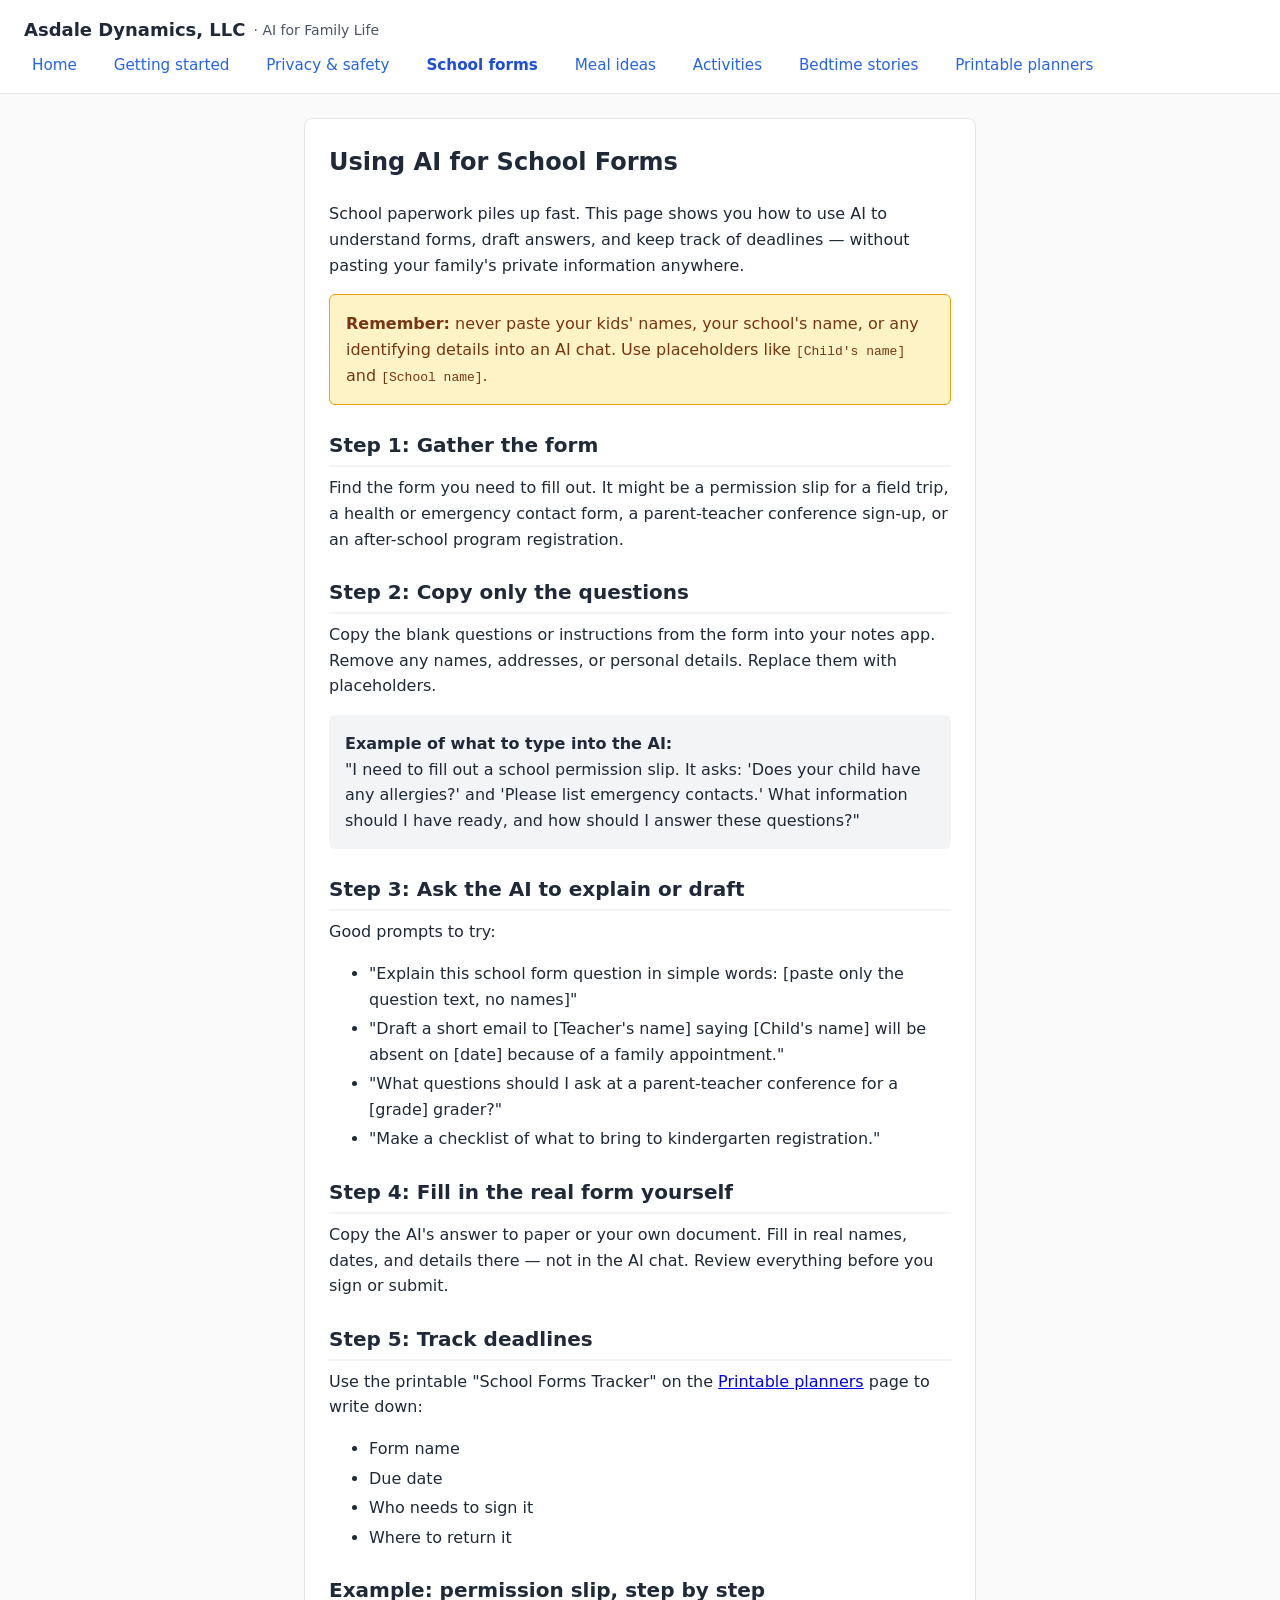
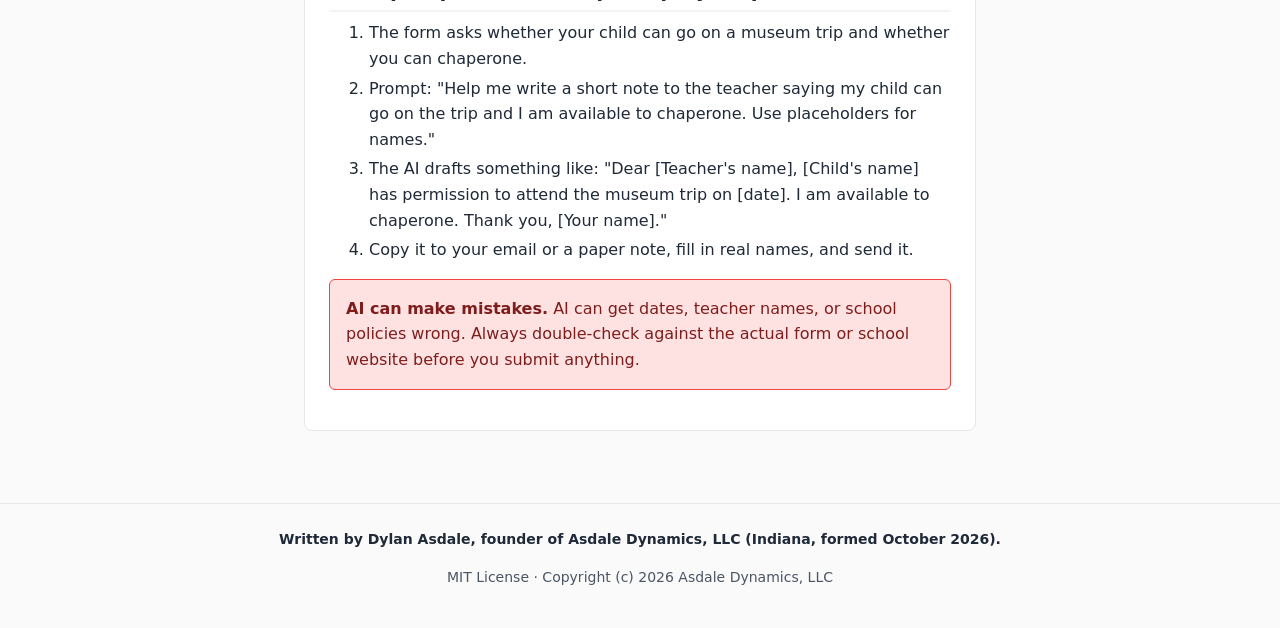
<file: site/school-forms.html>
<!DOCTYPE html>
<html lang="en">
<head>
<meta charset="utf-8">
<meta name="viewport" content="width=device-width, initial-scale=1">
<title>School Forms</title>
<link rel="stylesheet" href="css/style.css">
</head>
<body>
<a href="#content" class="skip-link">Skip to main content</a>
<header>
  <a href="index.html" class="brand">
    <span>Asdale Dynamics, LLC</span><span class="small">· AI for Family Life</span>
  </a>
  <nav>
    <a href="index.html">Home</a>
    <a href="getting-started.html">Getting started</a>
    <a href="privacy-safety.html">Privacy &amp; safety</a>
    <a href="school-forms.html" class="active">School forms</a>
    <a href="meal-ideas.html">Meal ideas</a>
    <a href="activities.html">Activities</a>
    <a href="bedtime-stories.html">Bedtime stories</a>
    <a href="printable-planners.html">Printable planners</a>
  </nav>
</header>
<main id="content">
<section>
<h1>Using AI for School Forms</h1>
<p>School paperwork piles up fast. This page shows you how to use AI to understand forms, draft answers, and keep track of deadlines — without pasting your family's private information anywhere.</p>
<div class="card golden-rule">
<p><strong>Remember:</strong> never paste your kids' names, your school's name, or any identifying details into an AI chat. Use placeholders like <code>[Child's name]</code> and <code>[School name]</code>.</p>
</div>

<h2>Step 1: Gather the form</h2>
<p>Find the form you need to fill out. It might be a permission slip for a field trip, a health or emergency contact form, a parent-teacher conference sign-up, or an after-school program registration.</p>

<h2>Step 2: Copy only the questions</h2>
<p>Copy the blank questions or instructions from the form into your notes app. Remove any names, addresses, or personal details. Replace them with placeholders.</p>
<div class="card">
<p><strong>Example of what to type into the AI:</strong><br>
"I need to fill out a school permission slip. It asks: 'Does your child have any allergies?' and 'Please list emergency contacts.' What information should I have ready, and how should I answer these questions?"</p>
</div>

<h2>Step 3: Ask the AI to explain or draft</h2>
<p>Good prompts to try:</p>
<ul>
<li>"Explain this school form question in simple words: [paste only the question text, no names]"</li>
<li>"Draft a short email to [Teacher's name] saying [Child's name] will be absent on [date] because of a family appointment."</li>
<li>"What questions should I ask at a parent-teacher conference for a [grade] grader?"</li>
<li>"Make a checklist of what to bring to kindergarten registration."</li>
</ul>

<h2>Step 4: Fill in the real form yourself</h2>
<p>Copy the AI's answer to paper or your own document. Fill in real names, dates, and details there — not in the AI chat. Review everything before you sign or submit.</p>

<h2>Step 5: Track deadlines</h2>
<p>Use the printable "School Forms Tracker" on the <a href="printable-planners.html">Printable planners</a> page to write down:</p>
<ul>
<li>Form name</li>
<li>Due date</li>
<li>Who needs to sign it</li>
<li>Where to return it</li>
</ul>

<h2>Example: permission slip, step by step</h2>
<ol>
<li>The form asks whether your child can go on a museum trip and whether you can chaperone.</li>
<li>Prompt: "Help me write a short note to the teacher saying my child can go on the trip and I am available to chaperone. Use placeholders for names."</li>
<li>The AI drafts something like: "Dear [Teacher's name], [Child's name] has permission to attend the museum trip on [date]. I am available to chaperone. Thank you, [Your name]."</li>
<li>Copy it to your email or a paper note, fill in real names, and send it.</li>
</ol>

<div class="card disclaimer">
<p><strong>AI can make mistakes.</strong> AI can get dates, teacher names, or school policies wrong. Always double-check against the actual form or school website before you submit anything.</p>
</div>
</section>
</main>
<footer>
<p class="credit">Written by Dylan Asdale, founder of <strong>Asdale Dynamics, LLC</strong> (Indiana, formed October 2026).</p>
<p>MIT License · Copyright (c) 2026 Asdale Dynamics, LLC</p>
</footer>
</body>
</html>
</file>
<file: site/css/style.css>
/* Asdale Dynamics, LLC — AI for Family Life beginner site */
/* Simple, warm, print-friendly styles */

:root {
  --ink: #1f2937;
  --muted: #4b5563;
  --bg: #fafafa;
  --paper: #ffffff;
  --accent: #2563eb;
  --accent-hover: #1d4ed8;
  --line: #e5e7eb;
  --soft-bg: #f3f4f6;
}

* { box-sizing: border-box; }
html { line-height: 1.6; }

body {
  margin: 0;
  font-family: ui-sans-serif, system-ui, -apple-system, Segoe UI, Roboto, Helvetica, Arial, sans-serif;
  color: var(--ink);
  background: var(--bg);
}

.skip-link {
  position: absolute;
  left: -9999px;
  top: auto;
  width: 1px;
  height: 1px;
  overflow: hidden;
}

header {
  background: var(--paper);
  border-bottom: 1px solid var(--line);
  padding: 1rem 1.5rem;
  position: sticky;
  top: 0;
}

header .brand {
  display: flex;
  align-items: center;
  gap: 0.5rem;
  text-decoration: none;
  color: var(--ink);
  font-weight: 700;
  font-size: 1.125rem;
}

header .brand .small { font-weight: 400; font-size: 0.875rem; color: var(--muted); }

nav {
  margin-top: 0.5rem;
  font-size: 0.95rem;
}

nav a {
  color: var(--accent);
  text-decoration: none;
  margin-right: 1rem;
  padding: 0.25rem 0.5rem;
  border-radius: 4px;
}

nav a:hover, nav a:focus { background: var(--soft-bg); outline: 2px solid var(--accent); }
nav a.active { color: var(--accent-hover); font-weight: 600; }

main {
  max-width: 720px;
  margin: 0 auto;
  padding: 1.5rem 1.5rem 3rem;
}

section { background: var(--paper); padding: 1.5rem; border-radius: 8px; border: 1px solid var(--line); margin-bottom: 1.5rem; }

h1 { font-size: 1.5rem; margin-top: 0; }
h2 { font-size: 1.25rem; margin: 1.5rem 0 0.5rem; border-bottom: 2px solid var(--soft-bg); padding-bottom: 0.25rem; }
h3 { font-size: 1.05rem; margin: 1rem 0 0.25rem; }

p { margin: 0 0 1rem; }
ul, ol { margin: 0 0 1rem 1.25rem; padding-left: 1.25rem; }
li { margin-bottom: 0.25rem; }

table { width: 100%; border-collapse: collapse; margin: 1rem 0; font-size: 0.95rem; }
th, td { border: 1px solid var(--line); padding: 0.5rem; text-align: left; }
th { background: var(--soft-bg); font-weight: 600; }

.card { background: var(--soft-bg); padding: 1rem; border-radius: 6px; margin: 1rem 0; }
.card p { margin: 0; }

.golden-rule {
  background: #fef3c7;
  border: 1px solid #f59e0b;
  color: #78350f;
  padding: 1rem;
  border-radius: 6px;
  margin: 1rem 0;
}

.disclaimer {
  background: #fee2e2;
  border: 1px solid #ef4444;
  color: #7f1d1d;
  padding: 1rem;
  border-radius: 6px;
  margin: 1rem 0;
}

footer {
  border-top: 1px solid var(--line);
  padding: 1.5rem;
  font-size: 0.875rem;
  color: var(--muted);
  text-align: center;
}

.credit { font-weight: 600; color: var(--ink); }

/* Printable planner page overrides */
.printable section { break-inside: avoid; }
.print-table th, .print-table td { border: 1px solid #374151; padding: 0.6rem; }
.print-table th { background: #e5e7eb; }

/* Print */
@media print {
  body { background: #fff; color: #000; }
  header, nav, footer { display: none; }
  section { border: none; background: none; box-shadow: none; padding: 0; margin: 0; page-break-inside: avoid; }
  h2 { border-bottom: 1px solid #000; }
  .no-print { display: none !important; }
  a { color: #000; text-decoration: none; }
}

@page { margin: 1.5cm; }
</file>
